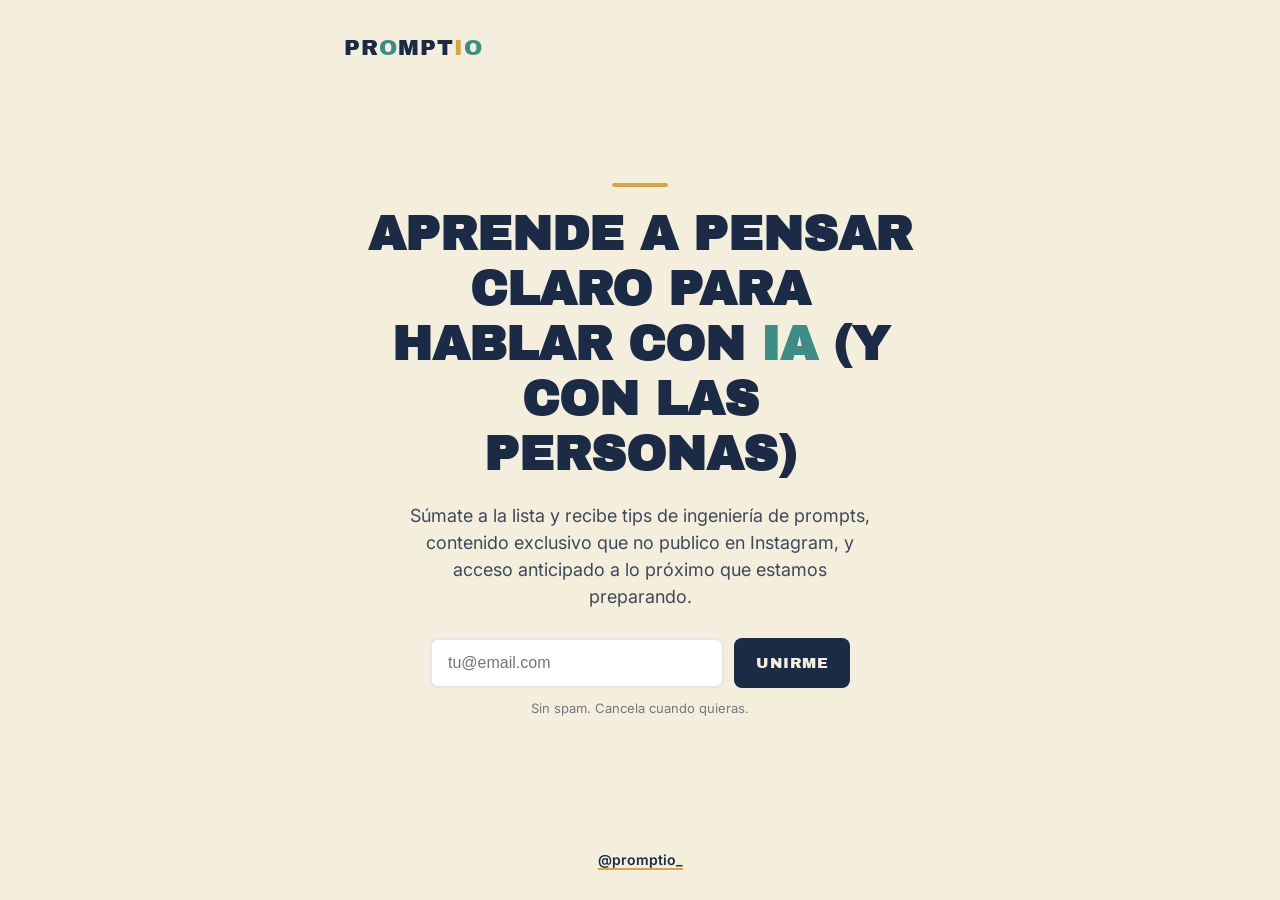
<file: index.html>
<!DOCTYPE html>
  <html lang="es">
  <head>
  <meta charset="UTF-8">
  <meta name="viewport" content="width=device-width, initial-scale=1.0">
  <title>PROMPTIO — Aprende a pensar claro para hablar con IA</title>
  <meta name="description" content="Aprende a pensar claro para hablar con IA (y con las personas). Únete a la lista y recibe contenido antes que nadie.">
  <link rel="preconnect" href="https://fonts.googleapis.com">
  <link rel="preconnect" href="https://fonts.gstatic.com" crossorigin>
  <link href="https://fonts.googleapis.com/css2?family=Archivo+Black&family=Inter:wght@400;500;600;700&display=swap" rel="stylesheet">
  <style>
    :root{
      --cream:#F4EEDD;
      --navy:#1C2B45;
    --gold:#D9A441;
          --teal:#3E8C86;
    --navy-soft: rgba(28,43,69,0.12);
}
  *{box-sizing:border-box; margin:0; padding:0;}
  html,body{height:100%;}
      body{
        font-family:'Inter', sans-serif;
    background:var(--cream);
    color:var(--navy);
    display:flex;
    flex-direction:column;
    min-height:100vh;
}
  .container{
        width:100%;
    max-width:640px;
    margin:0 auto;
    padding:24px;
    display:flex;
    flex-direction:column;
    flex:1;
  }
  header{ padding-top:12px; padding-bottom:8px; }
  .logo{
        font-family:'Archivo Black', sans-serif;
    font-size:22px;
    letter-spacing:1px;
    text-transform:uppercase;
}
  .logo-prompt{ color:var(--navy); }
  .io-o-mid, .io-o{ color:var(--teal); }
  .io-i{ color:var(--gold); }
  main{
        flex:1;
    display:flex;
    flex-direction:column;
    justify-content:center;
    align-items:center;
    text-align:center;
    gap:20px;
    padding:32px 0;
}
  .accent-line{
        width:56px;
    height:4px;
    background:var(--gold);
    border-radius:2px;
}
  h1{
        font-family:'Archivo Black', sans-serif;
    text-transform:uppercase;
    font-size:clamp(28px, 6vw, 48px);
    line-height:1.15;
    color:var(--navy);
    max-width:560px;
}
  h1 .accent{ color:var(--teal); }
  .subheadline{
        font-size:clamp(15px, 2.4vw, 18px);
    color:rgba(28,43,69,0.85);
    max-width:480px;
    line-height:1.5;
}
  form{
        width:100%;
    max-width:420px;
    display:flex;
    flex-direction:column;
    gap:12px;
    margin-top:8px;
}
  .form-row{ display:flex; gap:10px; flex-wrap:wrap; }
  input[type="email"]{
    flex:1;
    min-width:200px;
    padding:14px 16px;
    border-radius:8px;
    border:2px solid var(--navy-soft);
    background:#fff;
        font-size:16px;
    color:var(--navy);
    outline:none;
  }
  input[type="email"]:focus{ border-color:var(--teal); }
  button{
        padding:14px 22px;
    border:none;
    border-radius:8px;
    background:var(--navy);
    color:var(--cream);
    font-family:'Archivo Black', sans-serif;
    text-transform:uppercase;
    font-size:15px;
    letter-spacing:0.5px;
    cursor:pointer;
    transition:background 0.2s ease, transform 0.1s ease;
}
  button:hover{ background:var(--teal); }
  button:active{ transform:scale(0.98); }
  .microcopy{ font-size:13px; color:rgba(28,43,69,0.6); }
  .hidden{ display:none; }
  footer{
        padding:20px 0 8px;
    text-align:center;
    font-size:14px;
    color:rgba(28,43,69,0.7);
}
  footer a{
        color:var(--navy);
    font-weight:600;
    text-decoration:none;
    border-bottom:2px solid var(--gold);
  }
  footer a:hover{ color:var(--teal); border-color:var(--teal); }
  @media (max-width:480px){
    .form-row{ flex-direction:column; }
    button{ width:100%; }
    input[type="email"]{ width:100%; }
}
</style>
  </head>
  <body>
    <div class="container">
      <header>
        <div class="logo">
          <span class="logo-prompt">PR</span><span class="io-o-mid">O</span><span class="logo-prompt">MPT</span><span class="io-i">I</span><span class="io-o">O</span>
        </div>
      </header>
      <main>
        <div class="accent-line" aria-hidden="true"></div>
        <h1>Aprende a pensar claro para hablar con <span class="accent">IA</span> (y con las personas)</h1>
      <p class="subheadline">
        Súmate a la lista y recibe tips de ingeniería de prompts, contenido exclusivo que no publico en Instagram, y acceso anticipado a lo próximo que estamos preparando.
        </p>
        <form name="promptio-subscribers" method="POST" data-netlify="true" netlify-honeypot="bot-field">
          <input type="hidden" name="form-name" value="promptio-subscribers" />
          <p class="hidden">
            <label>No llenar esto: <input name="bot-field" /></label>
        </p>
        <div class="form-row">
          <input type="email" name="email" placeholder="tu@email.com" required aria-label="Correo electrónico" />
                <button type="submit">Unirme</button>
              </div>
              <p class="microcopy">Sin spam. Cancela cuando quieras.</p>
      </form>
    </main>
          <footer>
            <a href="https://www.instagram.com/promptio_/" target="_blank" rel="noopener noreferrer">@promptio_</a>
          </footer>
        </div>
      </body>
      </html>
</file>
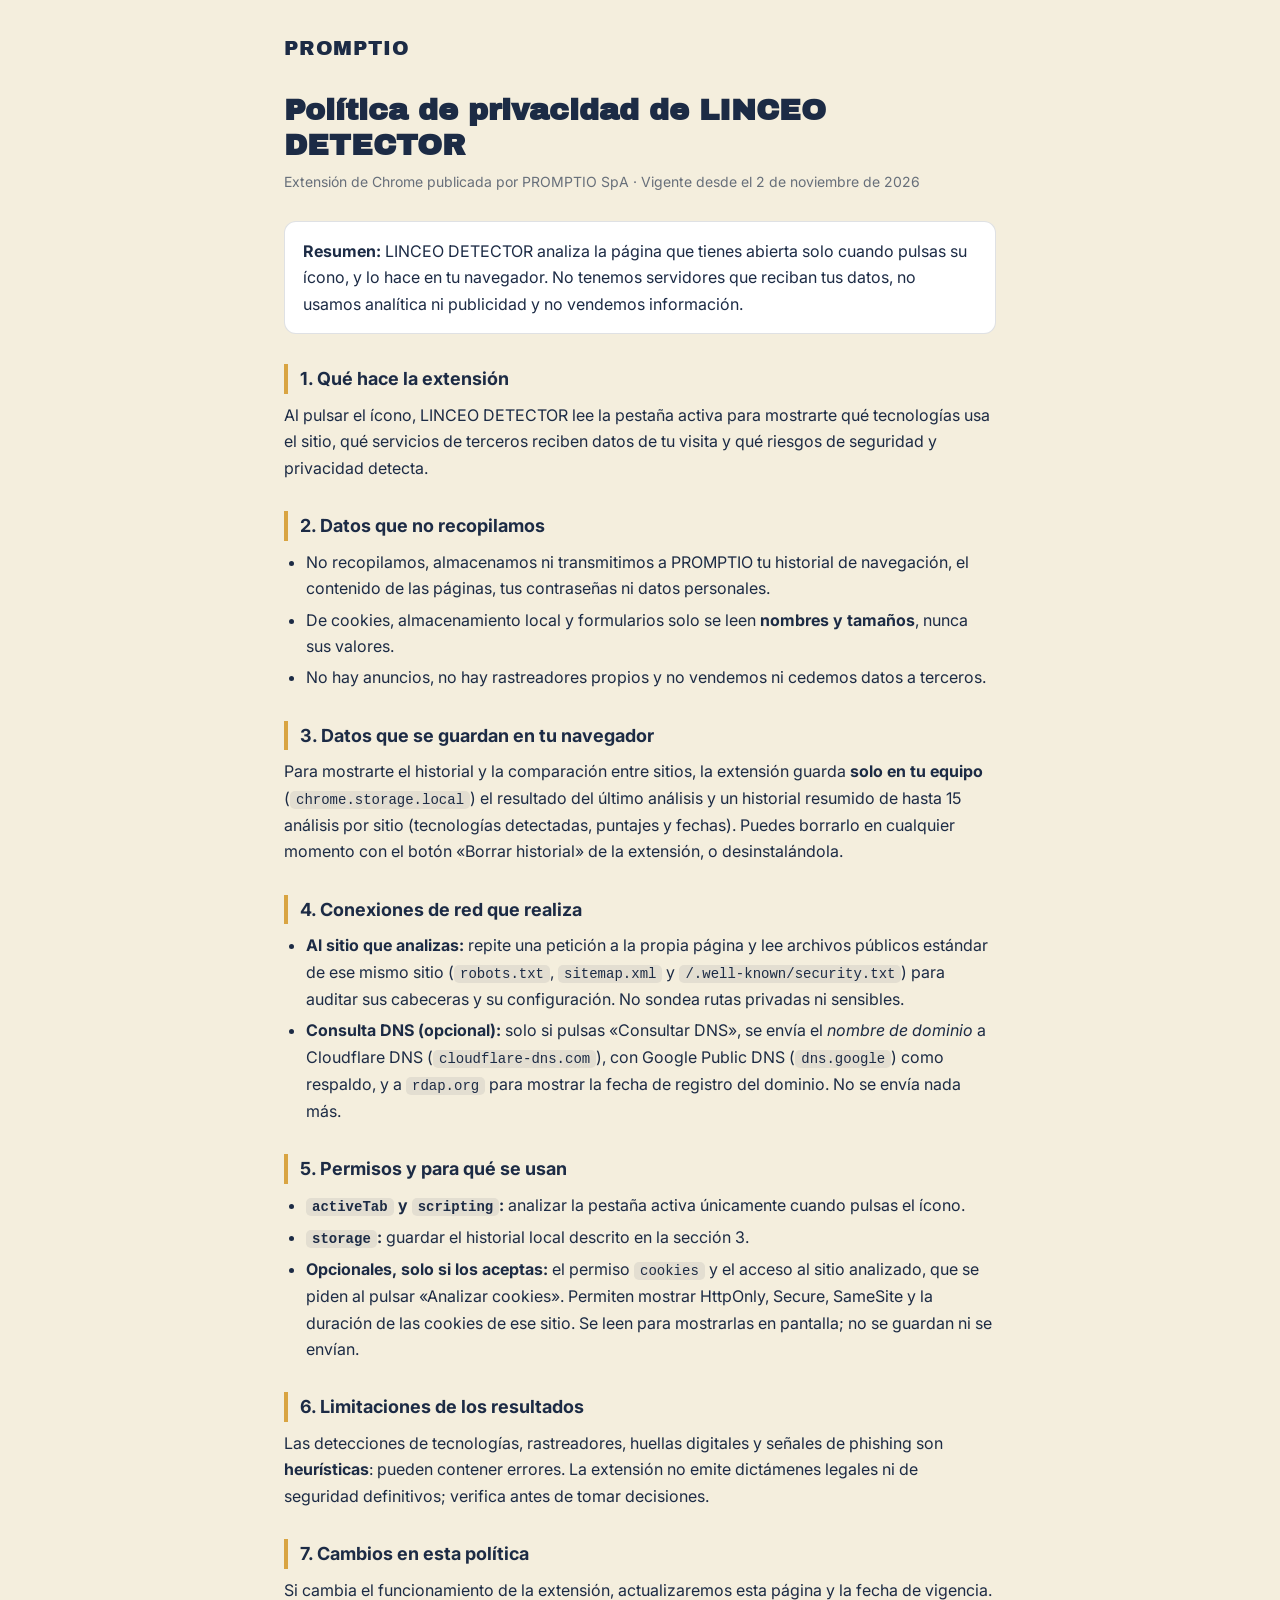
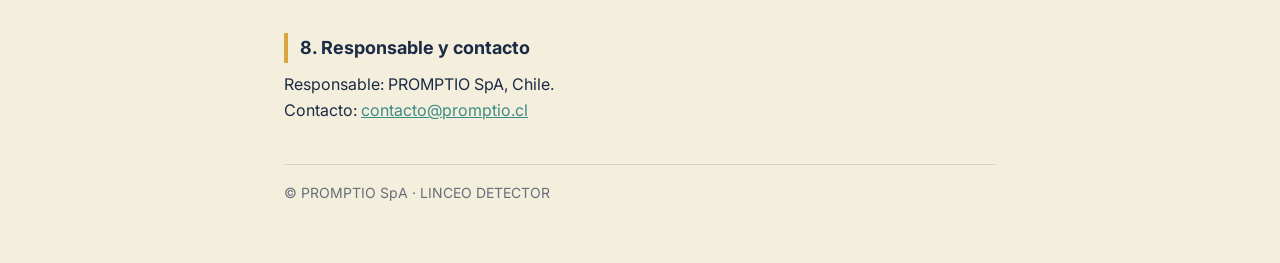
<file: linceo/privacidad/index.html>
<!DOCTYPE html>
<html lang="es">
<head>
<meta charset="UTF-8">
<meta name="viewport" content="width=device-width, initial-scale=1.0">
<title>Política de privacidad de LINCEO DETECTOR — PROMPTIO</title>
<meta name="description" content="Política de privacidad de la extensión de Chrome LINCEO DETECTOR, publicada por PROMPTIO SpA.">
<link rel="preconnect" href="https://fonts.googleapis.com">
<link rel="preconnect" href="https://fonts.gstatic.com" crossorigin>
<link href="https://fonts.googleapis.com/css2?family=Archivo+Black&family=Inter:wght@400;500;600;700&display=swap" rel="stylesheet">
<style>
  :root{--cream:#F4EEDD;--navy:#1C2B45;--gold:#D9A441;--teal:#3E8C86;--line:rgba(28,43,69,.14)}
  *{box-sizing:border-box;margin:0;padding:0}
  body{font-family:'Inter',sans-serif;background:var(--cream);color:var(--navy);line-height:1.65}
  .wrap{max-width:760px;margin:0 auto;padding:32px 24px 64px}
  .brand{font-family:'Archivo Black',sans-serif;letter-spacing:.04em;font-size:20px}
  h1{font-family:'Archivo Black',sans-serif;font-size:30px;line-height:1.15;margin:28px 0 6px}
  .meta{color:rgba(28,43,69,.65);font-size:14px;margin-bottom:28px}
  h2{font-size:18px;margin:30px 0 8px;padding-left:12px;border-left:4px solid var(--gold)}
  p,li{font-size:16px}
  p{margin:8px 0}
  ul{margin:8px 0 8px 22px}
  li{margin:5px 0}
  .box{background:#fff;border:1px solid var(--line);border-radius:12px;padding:16px 18px;margin:14px 0}
  a{color:var(--teal)}
  code{background:rgba(28,43,69,.08);padding:1px 6px;border-radius:5px;font-size:14px}
  footer{margin-top:40px;padding-top:16px;border-top:1px solid var(--line);font-size:14px;color:rgba(28,43,69,.65)}
</style>
</head>
<body>
<div class="wrap">
  <div class="brand">PROMPTIO</div>
  <h1>Política de privacidad de LINCEO DETECTOR</h1>
  <p class="meta">Extensión de Chrome publicada por PROMPTIO SpA · Vigente desde el 2 de noviembre de 2026</p>

  <div class="box"><strong>Resumen:</strong> LINCEO DETECTOR analiza la página que tienes abierta solo cuando pulsas su ícono, y lo hace en tu navegador. No tenemos servidores que reciban tus datos, no usamos analítica ni publicidad y no vendemos información.</div>

  <h2>1. Qué hace la extensión</h2>
  <p>Al pulsar el ícono, LINCEO DETECTOR lee la pestaña activa para mostrarte qué tecnologías usa el sitio, qué servicios de terceros reciben datos de tu visita y qué riesgos de seguridad y privacidad detecta.</p>

  <h2>2. Datos que no recopilamos</h2>
  <ul>
    <li>No recopilamos, almacenamos ni transmitimos a PROMPTIO tu historial de navegación, el contenido de las páginas, tus contraseñas ni datos personales.</li>
    <li>De cookies, almacenamiento local y formularios solo se leen <strong>nombres y tamaños</strong>, nunca sus valores.</li>
    <li>No hay anuncios, no hay rastreadores propios y no vendemos ni cedemos datos a terceros.</li>
  </ul>

  <h2>3. Datos que se guardan en tu navegador</h2>
  <p>Para mostrarte el historial y la comparación entre sitios, la extensión guarda <strong>solo en tu equipo</strong> (<code>chrome.storage.local</code>) el resultado del último análisis y un historial resumido de hasta 15 análisis por sitio (tecnologías detectadas, puntajes y fechas). Puedes borrarlo en cualquier momento con el botón «Borrar historial» de la extensión, o desinstalándola.</p>

  <h2>4. Conexiones de red que realiza</h2>
  <ul>
    <li><strong>Al sitio que analizas:</strong> repite una petición a la propia página y lee archivos públicos estándar de ese mismo sitio (<code>robots.txt</code>, <code>sitemap.xml</code> y <code>/.well-known/security.txt</code>) para auditar sus cabeceras y su configuración. No sondea rutas privadas ni sensibles.</li>
    <li><strong>Consulta DNS (opcional):</strong> solo si pulsas «Consultar DNS», se envía el <em>nombre de dominio</em> a Cloudflare DNS (<code>cloudflare-dns.com</code>), con Google Public DNS (<code>dns.google</code>) como respaldo, y a <code>rdap.org</code> para mostrar la fecha de registro del dominio. No se envía nada más.</li>
  </ul>

  <h2>5. Permisos y para qué se usan</h2>
  <ul>
    <li><strong><code>activeTab</code> y <code>scripting</code>:</strong> analizar la pestaña activa únicamente cuando pulsas el ícono.</li>
    <li><strong><code>storage</code>:</strong> guardar el historial local descrito en la sección 3.</li>
    <li><strong>Opcionales, solo si los aceptas:</strong> el permiso <code>cookies</code> y el acceso al sitio analizado, que se piden al pulsar «Analizar cookies». Permiten mostrar HttpOnly, Secure, SameSite y la duración de las cookies de ese sitio. Se leen para mostrarlas en pantalla; no se guardan ni se envían.</li>
  </ul>

  <h2>6. Limitaciones de los resultados</h2>
  <p>Las detecciones de tecnologías, rastreadores, huellas digitales y señales de phishing son <strong>heurísticas</strong>: pueden contener errores. La extensión no emite dictámenes legales ni de seguridad definitivos; verifica antes de tomar decisiones.</p>

  <h2>7. Cambios en esta política</h2>
  <p>Si cambia el funcionamiento de la extensión, actualizaremos esta página y la fecha de vigencia.</p>

  <h2>8. Responsable y contacto</h2>
  <p>Responsable: PROMPTIO SpA, Chile.<br>Contacto: <a href="mailto:contacto@promptio.cl">contacto@promptio.cl</a></p>

  <footer>© PROMPTIO SpA · LINCEO DETECTOR</footer>
</div>
</body>
</html>
</file>
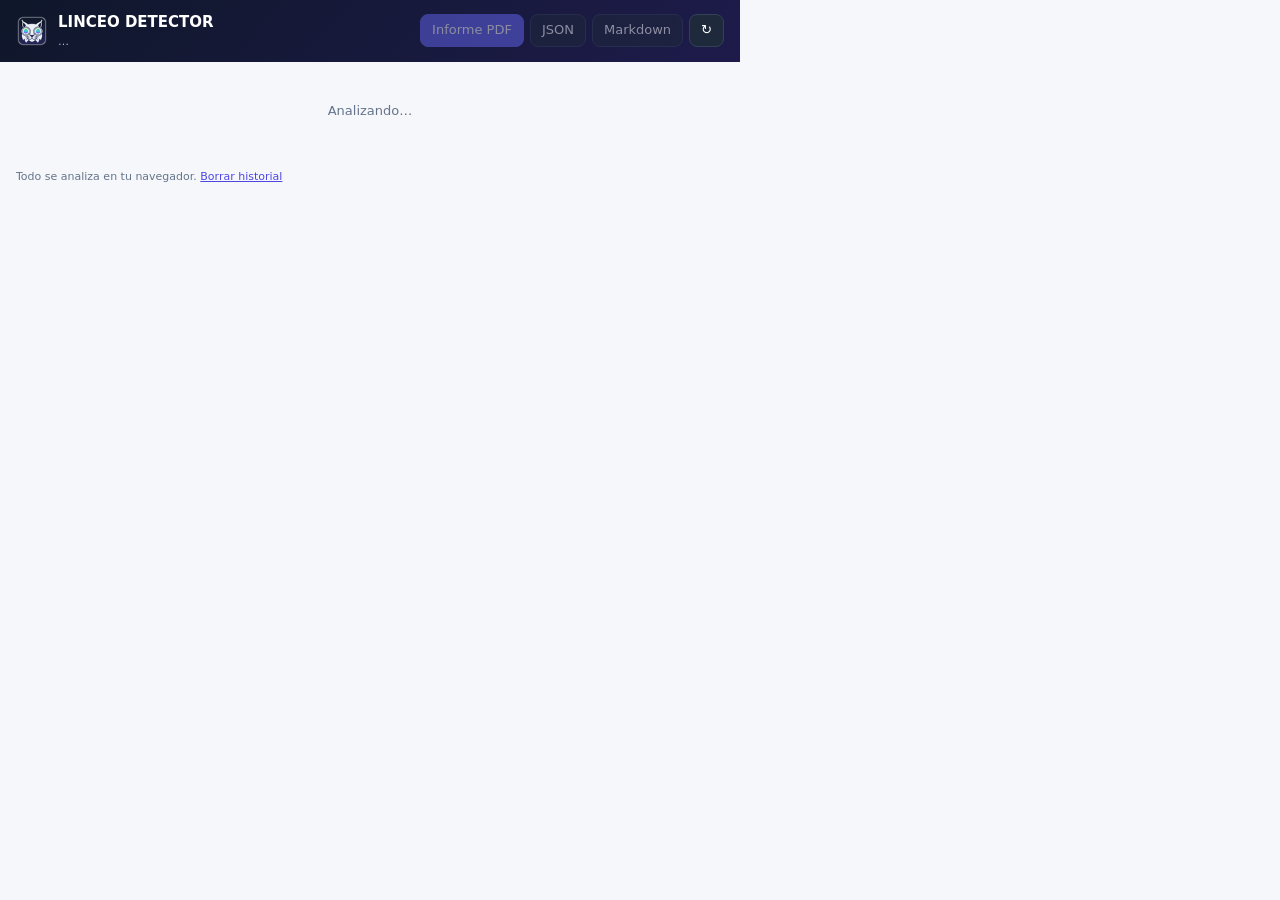
<file: linceo-detector/popup.html>
<!doctype html>
<html lang="es"><head><meta charset="utf-8"><title>LINCEO DETECTOR</title>
<link rel="stylesheet" href="style.css"><link rel="stylesheet" href="popup.css"></head>
<body>
<header>
  <div class="id"><img src="icons/icon48.png" alt=""><div><b>LINCEO DETECTOR</b><span id="host">…</span></div></div>
  <div class="acts">
    <button id="pdf" class="primary" disabled>Informe PDF</button>
    <button id="json" disabled>JSON</button>
    <button id="md" disabled>Markdown</button>
    <button id="rescan" title="Volver a analizar">↻</button>
  </div>
</header>
<div id="state" class="state">Analizando…</div>
<main id="main" hidden>
  <div id="scores"></div>
  <nav id="tabs"></nav>
  <div id="tools"><input id="filter" type="search" placeholder="Filtrar tecnologías…"><select id="area" hidden></select></div>
  <section id="view"></section>
</main>
<footer><span>Todo se analiza en tu navegador. <a id="clear" href="#">Borrar historial</a></span></footer>
<script src="signatures.js"></script><script src="detector.js"></script><script src="analysis.js"></script>
<script src="render.js"></script><script src="dns.js"></script><script src="popup.js"></script>
</body></html>
</file>
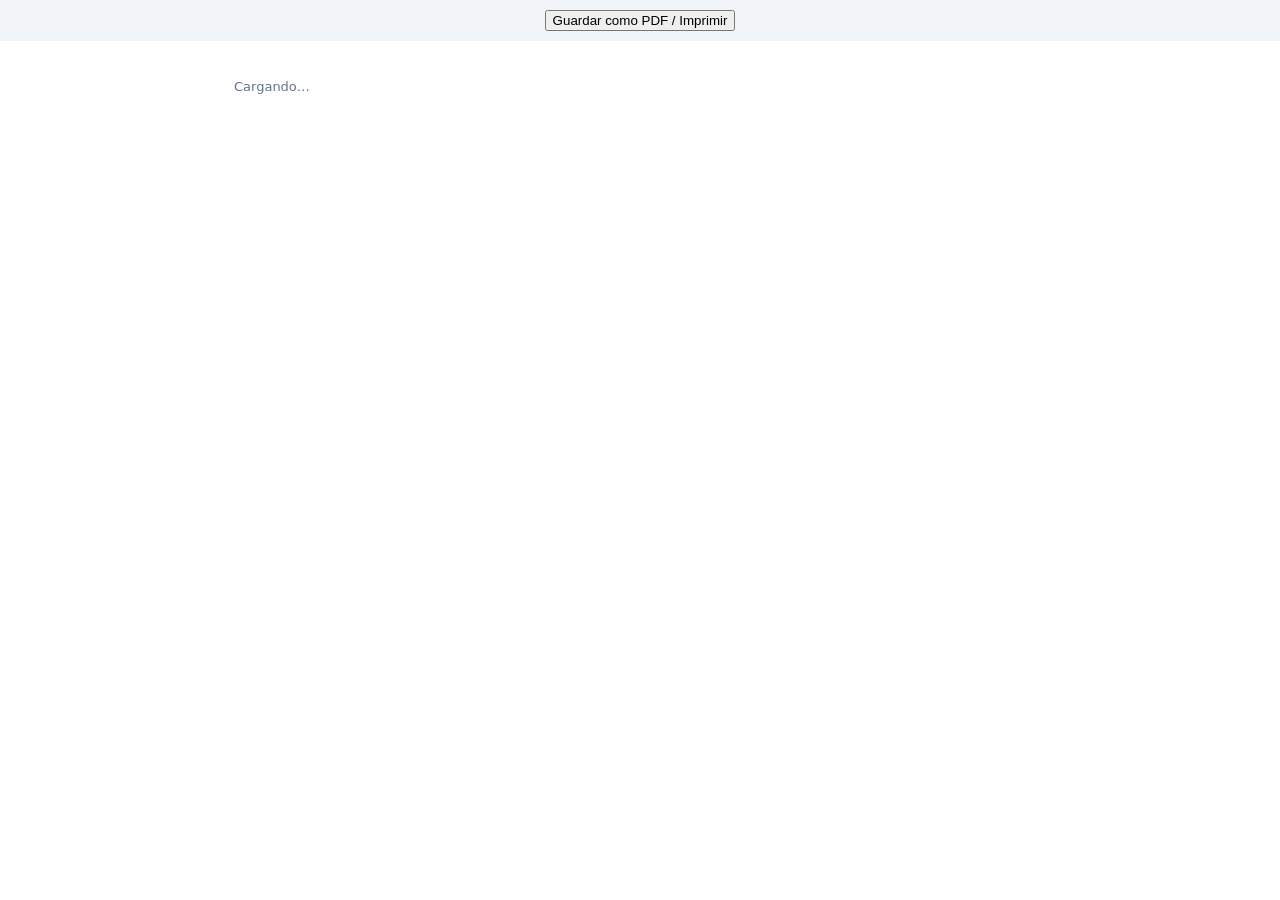
<file: linceo-detector/report.html>
<!doctype html>
<html lang="es"><head><meta charset="utf-8"><title>Informe LINCEO DETECTOR</title>
<link rel="stylesheet" href="style.css"><link rel="stylesheet" href="report.css"></head>
<body><div id="bar" class="noprint"><button id="print">Guardar como PDF / Imprimir</button></div>
<div id="doc"><p class="muted">Cargando…</p></div>
<script src="analysis.js"></script><script src="render.js"></script><script src="report.js"></script></body></html>
</file>
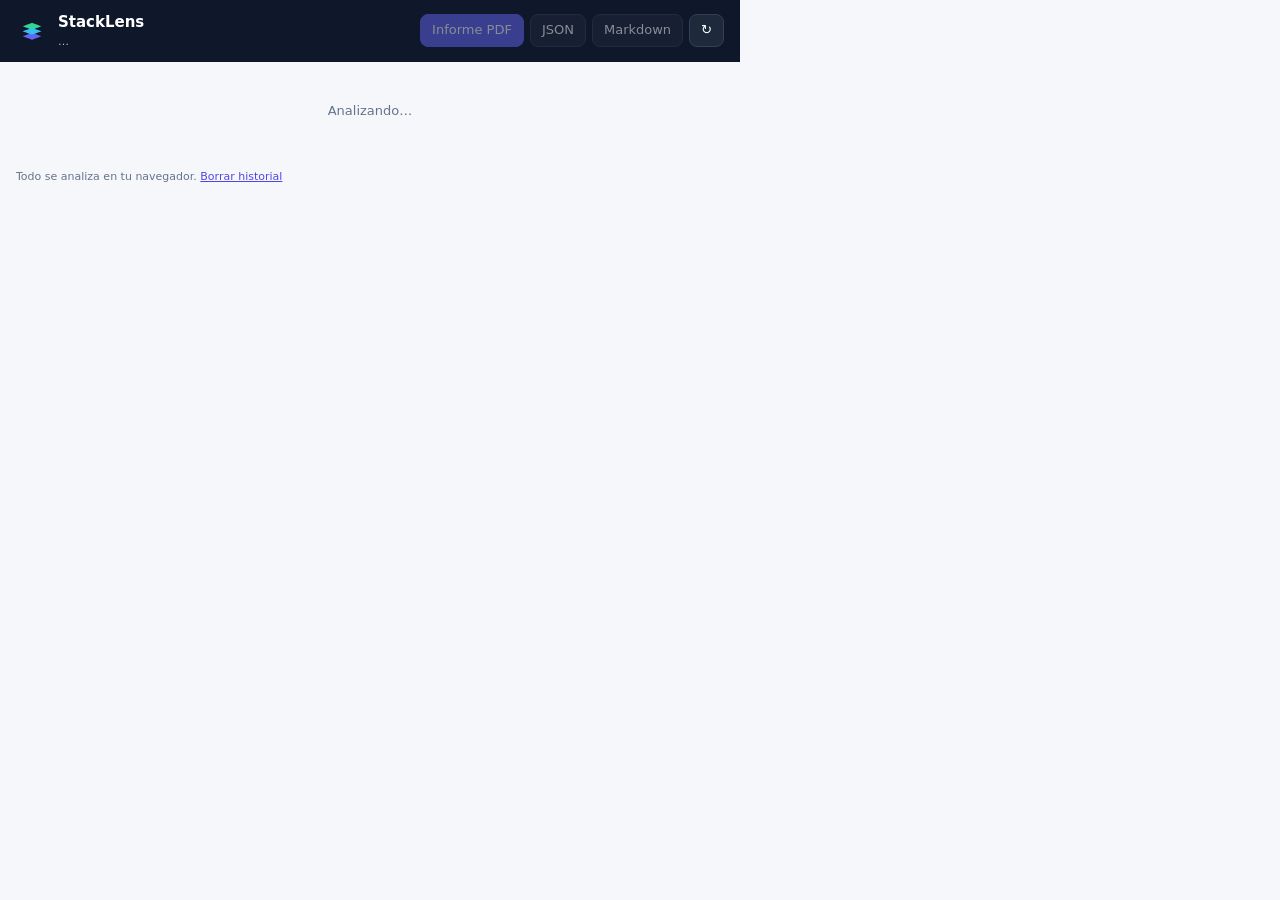
<file: stack-detector/popup.html>
<!doctype html>
<html lang="es"><head><meta charset="utf-8"><title>StackLens</title>
<link rel="stylesheet" href="style.css"><link rel="stylesheet" href="popup.css"></head>
<body>
<header>
  <div class="id"><img src="icons/icon48.png" alt=""><div><b>StackLens</b><span id="host">…</span></div></div>
  <div class="acts">
    <button id="pdf" class="primary" disabled>Informe PDF</button>
    <button id="json" disabled>JSON</button>
    <button id="md" disabled>Markdown</button>
    <button id="rescan" title="Volver a analizar">↻</button>
  </div>
</header>
<div id="state" class="state">Analizando…</div>
<main id="main" hidden>
  <div id="scores"></div>
  <nav id="tabs">
    <button data-t="privacy" class="on">Seguridad y privacidad</button><button data-t="stack">Stack</button><button data-t="audit">Auditoría</button><button data-t="page">Página</button>
    <button data-t="perf">Rendimiento</button><button data-t="dns">DNS y correo</button><button data-t="changes">Cambios</button>
  </nav>
  <div id="tools"><input id="filter" type="search" placeholder="Filtrar tecnologías…"><select id="area" hidden></select></div>
  <section id="view"></section>
</main>
<footer><span>Todo se analiza en tu navegador. <a id="clear" href="#">Borrar historial</a></span></footer>
<script src="signatures.js"></script><script src="detector.js"></script><script src="analysis.js"></script>
<script src="render.js"></script><script src="dns.js"></script><script src="popup.js"></script>
</body></html>
</file>
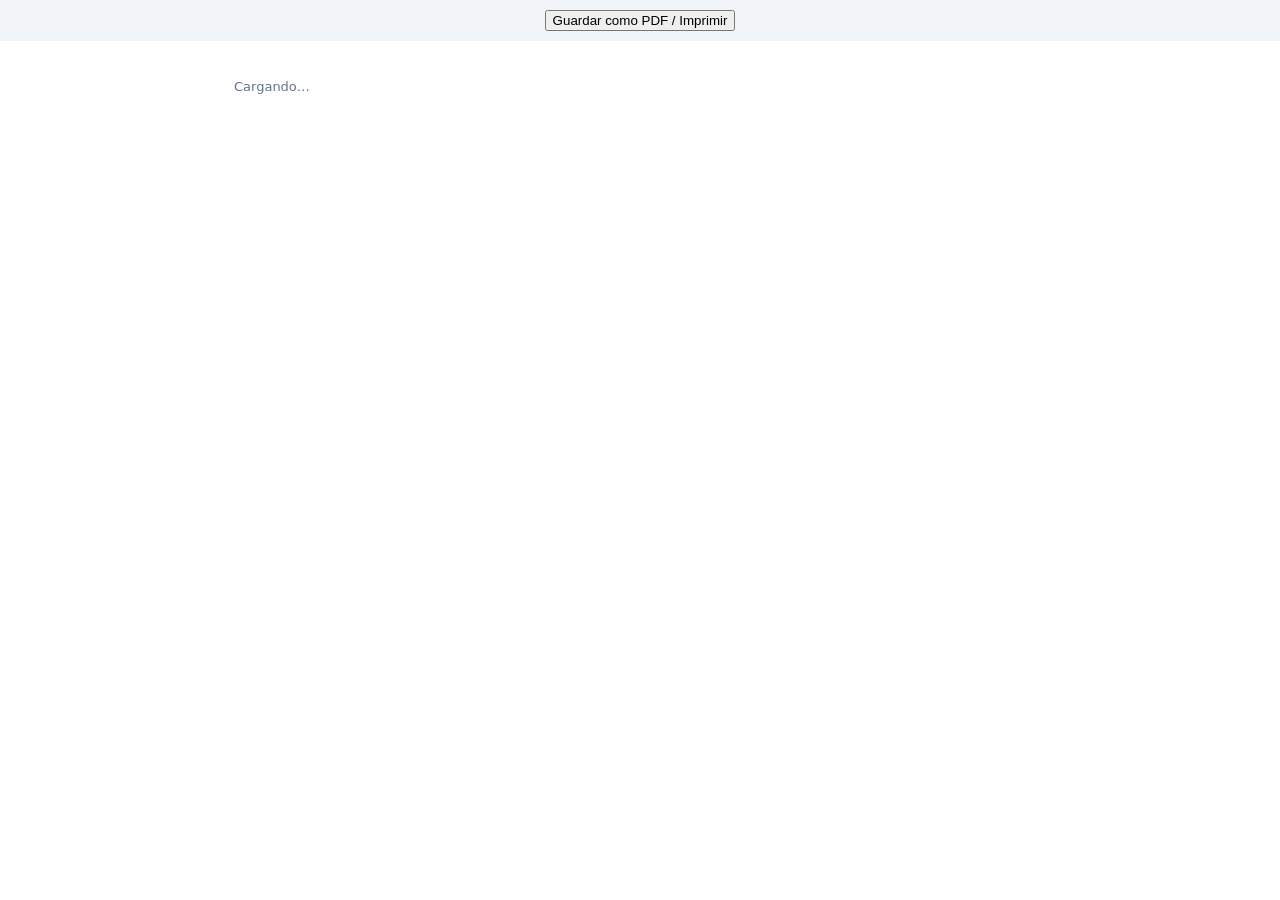
<file: stack-detector/report.html>
<!doctype html>
<html lang="es"><head><meta charset="utf-8"><title>Informe StackLens</title>
<link rel="stylesheet" href="style.css"><link rel="stylesheet" href="report.css"></head>
<body><div id="bar" class="noprint"><button id="print">Guardar como PDF / Imprimir</button></div>
<div id="doc"><p class="muted">Cargando…</p></div>
<script src="analysis.js"></script><script src="render.js"></script><script src="report.js"></script></body></html>
</file>
<file: linceo-detector/style.css>
:root{--bg:#f6f7fb;--card:#fff;--ink:#0f172a;--mut:#64748b;--line:#e2e8f0;--brand:#4f46e5;--nav:#0f172a;--good:#059669;--warn:#d97706;--bad:#dc2626}
@media(prefers-color-scheme:dark){:root{--bg:#0b1020;--card:#141b30;--ink:#e5e9f5;--mut:#93a0bd;--line:#252e4a;--brand:#818cf8;--nav:#0a0f1e}}
*{box-sizing:border-box}body{margin:0;font:13px/1.45 system-ui,-apple-system,"Segoe UI",Roboto,sans-serif;color:var(--ink);background:var(--bg)}
.good{color:var(--good)}.warn{color:var(--warn)}.bad{color:var(--bad)}.muted{color:var(--mut)}
.rings{display:flex;gap:10px;flex-wrap:wrap;align-items:center}
.ring{position:relative;width:64px;text-align:center}.ring svg{width:56px;height:56px;display:block;margin:0 auto}.ring circle{fill:none;stroke-width:3.2}.ring .bg{stroke:var(--line)}.ring .fg{stroke:currentColor;stroke-linecap:round}
.ring b{position:absolute;top:16px;left:0;right:0;font-size:15px}.ring span,.grade span{display:block;font-size:10px;color:var(--mut);margin-top:2px}
.ring.good{color:var(--good)}.ring.warn{color:var(--warn)}.ring.bad{color:var(--bad)}
.grade{width:64px;text-align:center}.grade b{display:block;width:44px;height:44px;line-height:44px;margin:6px auto 0;border-radius:12px;font-size:22px;color:#fff;background:var(--warn)}
.gA b,.gB b{background:var(--good)}.gC b{background:#65a30d}.gD b,.gE b{background:var(--warn)}.gF b{background:var(--bad)}.g— b{background:var(--mut)}
.cards{columns:2 250px;column-gap:10px}.card{break-inside:avoid;background:var(--card);border:1px solid var(--line);border-radius:10px;padding:10px 12px;margin:0 0 10px}
.card h3{margin:0 0 6px;font-size:10.5px;letter-spacing:.07em;text-transform:uppercase;color:var(--mut)}.card h3 i{font-style:normal;float:right}
.tech{display:flex;align-items:center;gap:8px;padding:4px 0}.av{display:inline-grid;place-items:center;width:22px;height:22px;border-radius:6px;color:#fff;font-size:9.5px;font-weight:700;text-transform:uppercase;flex:none}
.nm{font-weight:600}.ver{margin-left:auto;color:var(--mut);font-size:11px}.tag{font-size:9.5px;background:var(--line);color:var(--mut);border-radius:99px;padding:1px 7px;margin-left:6px}
.kv{width:100%;border-collapse:collapse;background:var(--card);border:1px solid var(--line);border-radius:10px;overflow:hidden;margin:6px 0 10px}.kv th{width:34%;text-align:left;font-weight:600;color:var(--mut);vertical-align:top;padding:6px 10px;border-bottom:1px solid var(--line)}.kv td{padding:6px 10px;border-bottom:1px solid var(--line);word-break:break-word}.kv.tp th{width:60%;font-weight:500;color:var(--ink)}
.sv{margin:14px 0 6px;font-size:10.5px;letter-spacing:.07em;text-transform:uppercase}.sv.alta{color:var(--bad)}.sv.media{color:var(--warn)}.sv.baja{color:var(--brand)}.sv.ok{color:var(--mut)}
.issue{background:var(--card);border:1px solid var(--line);border-left:4px solid var(--brand);border-radius:8px;padding:8px 11px;margin:0 0 7px}.issue.alta{border-left-color:var(--bad)}.issue.media{border-left-color:var(--warn)}.issue p{margin:3px 0 0;color:var(--mut)}.issue .fix{color:var(--ink)}
.oks{margin:0;padding-left:18px;color:var(--mut)}.empty{color:var(--mut);padding:14px 4px}
.metrics{display:grid;grid-template-columns:repeat(4,1fr);gap:8px;margin-bottom:8px}.metric{background:var(--card);border:1px solid var(--line);border-radius:10px;padding:8px;text-align:center}.metric b{display:block;font-size:17px}.metric span{font-size:10px;color:var(--mut)}.metric.good b{color:var(--good)}.metric.warn b{color:var(--warn)}.metric.bad b{color:var(--bad)}
.bar{display:flex;height:10px;border-radius:99px;overflow:hidden;background:var(--line);margin:4px 0}.legend{display:flex;gap:12px;flex-wrap:wrap;color:var(--mut);font-size:11px}.legend i{display:inline-block;width:8px;height:8px;border-radius:2px;margin-right:4px}
.b-script{background:#f59e0b}.b-css{background:#6366f1}.b-img{background:#10b981}.b-font{background:#ec4899}.b-otro{background:#94a3b8}
small{color:var(--mut)}

.banner{display:flex;gap:12px;align-items:center;border-radius:10px;padding:12px 14px;margin:2px 0 6px;border:1px solid currentColor;background:color-mix(in srgb,currentColor 10%,var(--card))}.banner b:first-child{font-size:15px;white-space:nowrap}.banner span{color:var(--ink)}
.todo{display:flex;justify-content:space-between;gap:12px;align-items:center;background:var(--card);border:1px solid var(--line);border-radius:8px;padding:9px 12px;margin:0 0 6px}.todo p{margin:2px 0 0;color:var(--mut)}.act{white-space:nowrap;background:var(--brand);color:#fff;border-color:var(--brand)}
.k-replay,.k-fingerprint{background:#fee2e2;color:#b91c1c}.k-ads{background:#ffedd5;color:#c2410c}.k-analytics{background:#e0e7ff;color:#4338ca}.limits{font-size:11px;margin-top:14px}
@media print{.act{display:none}}
/* ── Rediseño v1.1 ── */
.ic{width:15px;height:15px;flex:none}
.verdict{border-radius:12px;padding:14px 16px;margin:0 0 10px;color:#fff;background:linear-gradient(135deg,#059669,#10b981)}
.verdict.mid{background:linear-gradient(135deg,#ca8a04,#eab308)}.verdict.warn{background:linear-gradient(135deg,#ea580c,#f97316)}.verdict.bad{background:linear-gradient(135deg,#b91c1c,#ef4444)}
.vt b{display:block;font-size:15px;margin-bottom:3px}.vt span{opacity:.9;font-size:11.5px}
.tiles{display:grid;grid-template-columns:repeat(4,1fr);gap:8px;margin-bottom:6px}.tile{background:var(--card);border:1px solid var(--line);border-radius:10px;padding:10px;text-align:center}.tile b{display:block;font-size:22px;font-weight:700}.tile span{font-size:10.5px;color:var(--mut)}.tile.bad b{color:var(--bad)}.tile.warn b{color:var(--warn)}.tile.good b{color:var(--good)}
.spark{width:220px;height:44px;color:var(--brand);vertical-align:middle}.kv.ck{font-size:11.5px}.kv.ck th{width:auto;background:var(--bg)}.card,.issue,.todo,.tile,.metric,.kv{box-shadow:0 1px 2px rgba(15,23,42,.04)}
.issue{transition:transform .12s}.issue:hover{transform:translateX(2px)}

.pick{display:flex;gap:8px;align-items:center;margin-bottom:8px}.pick select{flex:1;font:inherit;padding:6px;border:1px solid var(--line);border-radius:8px;background:var(--card);color:var(--ink)}
.cmp td{text-align:center}.cmp th{text-align:left}.cmp td.win{color:var(--good);font-weight:700}
.chip{display:inline-block;margin:2px 4px 2px 0;padding:2px 9px;border-radius:99px;font-size:11px;background:var(--line);color:var(--ink)}.chip.a{background:#dbeafe;color:#1d4ed8}.chip.b{background:#ffedd5;color:#c2410c}
</file>
<file: linceo-detector/popup.css>
body{width:740px;min-height:420px;max-height:600px;overflow-y:auto}
header{display:flex;justify-content:space-between;align-items:center;background:var(--nav);color:#fff;padding:12px 16px;position:sticky;top:0;z-index:5}
.id{display:flex;gap:10px;align-items:center}.id img{width:32px;height:32px;border-radius:8px}.id b{font-size:15px;display:block}.id span{color:#a5b4fc;font-size:11px;display:block;max-width:360px;overflow:hidden;text-overflow:ellipsis;white-space:nowrap}
.acts{display:flex;gap:6px}button{font:inherit;cursor:pointer;border:1px solid var(--line);background:var(--card);color:var(--ink);border-radius:8px;padding:6px 11px}
header button{background:#1e293b;border-color:#334155;color:#fff}header button.primary{background:#6366f1;border-color:#6366f1}button:disabled{opacity:.5;cursor:default}
.state{padding:40px;text-align:center;color:var(--mut)}main{padding:14px 16px}#scores{margin-bottom:12px}
#tabs{display:flex;gap:4px;border-bottom:1px solid var(--line);margin-bottom:10px;flex-wrap:wrap}#tabs button{border:0;border-bottom:2px solid transparent;border-radius:0;background:none;color:var(--mut);padding:8px 10px}#tabs button.on{color:var(--brand);border-bottom-color:var(--brand);font-weight:600}
#tools{display:flex;gap:8px;margin-bottom:8px}#tools input,#tools select{font:inherit;padding:6px 10px;border:1px solid var(--line);border-radius:8px;background:var(--card);color:var(--ink)}#tools input{flex:1}
footer{padding:8px 16px 12px;color:var(--mut);font-size:11px}footer a{color:var(--brand)}.dnsbtn{margin:8px 0;background:var(--brand);color:#fff;border-color:var(--brand)}
#tabs{gap:2px}#tabs button{display:flex;align-items:center;gap:5px;padding:8px 9px;font-size:12px}#tabs button.on .ic{color:var(--brand)}
header{background:linear-gradient(135deg,#0f172a,#1e1b4b)}
html,body{overflow-x:hidden}
</file>
<file: linceo-detector/report.css>
:root{--bg:#fff;--card:#fff;--ink:#1e293b;--mut:#64748b;--line:#e2e8f0}
body{background:#fff;color:#1e293b}#doc{max-width:860px;margin:0 auto;padding:24px}#bar{position:sticky;top:0;background:#f1f5f9;padding:10px;text-align:center}
.cover{background:#0f172a;color:#fff;border-radius:14px;padding:26px 30px;margin-bottom:16px}.cover small{color:#fb923c;letter-spacing:.15em;text-transform:uppercase;font-size:10px}.cover h1{margin:6px 0;font-size:30px;font-weight:300}.cover p{color:#a5b4fc;margin:2px 0}
.sum{display:grid;grid-template-columns:repeat(4,1fr);gap:10px;margin:14px 0}.sum div{border:1px solid var(--line);border-top:3px solid #4f46e5;border-radius:10px;padding:12px}.sum b{font-size:26px;font-weight:300;display:block}.sum span{color:var(--mut);font-size:11px}.sum .a{border-top-color:#dc2626}.sum .m{border-top-color:#d97706}
h2{border-left:4px solid #f97316;padding-left:10px;margin:26px 0 8px;font-size:17px;break-after:avoid}.rings{margin:10px 0}
.cards{columns:2 300px}footer{margin-top:30px;border-top:1px solid var(--line);padding-top:10px;text-align:center;color:var(--mut);font-size:11px}
@media print{.noprint{display:none}#doc{padding:0}body{-webkit-print-color-adjust:exact;print-color-adjust:exact}.card,.issue,.kv tr{break-inside:avoid}}
</file>
<file: stack-detector/style.css>
:root{--bg:#f6f7fb;--card:#fff;--ink:#0f172a;--mut:#64748b;--line:#e2e8f0;--brand:#4f46e5;--nav:#0f172a;--good:#059669;--warn:#d97706;--bad:#dc2626}
@media(prefers-color-scheme:dark){:root{--bg:#0b1020;--card:#141b30;--ink:#e5e9f5;--mut:#93a0bd;--line:#252e4a;--brand:#818cf8;--nav:#0a0f1e}}
*{box-sizing:border-box}body{margin:0;font:13px/1.45 system-ui,-apple-system,"Segoe UI",Roboto,sans-serif;color:var(--ink);background:var(--bg)}
.good{color:var(--good)}.warn{color:var(--warn)}.bad{color:var(--bad)}.muted{color:var(--mut)}
.rings{display:flex;gap:10px;flex-wrap:wrap;align-items:center}
.ring{position:relative;width:64px;text-align:center}.ring svg{width:56px;height:56px;display:block;margin:0 auto}.ring circle{fill:none;stroke-width:3.2}.ring .bg{stroke:var(--line)}.ring .fg{stroke:currentColor;stroke-linecap:round}
.ring b{position:absolute;top:16px;left:0;right:0;font-size:15px}.ring span,.grade span{display:block;font-size:10px;color:var(--mut);margin-top:2px}
.ring.good{color:var(--good)}.ring.warn{color:var(--warn)}.ring.bad{color:var(--bad)}
.grade{width:64px;text-align:center}.grade b{display:block;width:44px;height:44px;line-height:44px;margin:6px auto 0;border-radius:12px;font-size:22px;color:#fff;background:var(--warn)}
.gA b,.gB b{background:var(--good)}.gC b{background:#65a30d}.gD b,.gE b{background:var(--warn)}.gF b{background:var(--bad)}.g— b{background:var(--mut)}
.cards{columns:2 250px;column-gap:10px}.card{break-inside:avoid;background:var(--card);border:1px solid var(--line);border-radius:10px;padding:10px 12px;margin:0 0 10px}
.card h3{margin:0 0 6px;font-size:10.5px;letter-spacing:.07em;text-transform:uppercase;color:var(--mut)}.card h3 i{font-style:normal;float:right}
.tech{display:flex;align-items:center;gap:8px;padding:4px 0}.av{display:inline-grid;place-items:center;width:22px;height:22px;border-radius:6px;color:#fff;font-size:9.5px;font-weight:700;text-transform:uppercase;flex:none}
.nm{font-weight:600}.ver{margin-left:auto;color:var(--mut);font-size:11px}.tag{font-size:9.5px;background:var(--line);color:var(--mut);border-radius:99px;padding:1px 7px;margin-left:6px}
.kv{width:100%;border-collapse:collapse;background:var(--card);border:1px solid var(--line);border-radius:10px;overflow:hidden;margin:6px 0 10px}.kv th{width:34%;text-align:left;font-weight:600;color:var(--mut);vertical-align:top;padding:6px 10px;border-bottom:1px solid var(--line)}.kv td{padding:6px 10px;border-bottom:1px solid var(--line);word-break:break-word}.kv.tp th{width:60%;font-weight:500;color:var(--ink)}
.sv{margin:14px 0 6px;font-size:10.5px;letter-spacing:.07em;text-transform:uppercase}.sv.alta{color:var(--bad)}.sv.media{color:var(--warn)}.sv.baja{color:var(--brand)}.sv.ok{color:var(--mut)}
.issue{background:var(--card);border:1px solid var(--line);border-left:4px solid var(--brand);border-radius:8px;padding:8px 11px;margin:0 0 7px}.issue.alta{border-left-color:var(--bad)}.issue.media{border-left-color:var(--warn)}.issue p{margin:3px 0 0;color:var(--mut)}.issue .fix{color:var(--ink)}
.oks{margin:0;padding-left:18px;color:var(--mut)}.empty{color:var(--mut);padding:14px 4px}
.metrics{display:grid;grid-template-columns:repeat(4,1fr);gap:8px;margin-bottom:8px}.metric{background:var(--card);border:1px solid var(--line);border-radius:10px;padding:8px;text-align:center}.metric b{display:block;font-size:17px}.metric span{font-size:10px;color:var(--mut)}.metric.good b{color:var(--good)}.metric.warn b{color:var(--warn)}.metric.bad b{color:var(--bad)}
.bar{display:flex;height:10px;border-radius:99px;overflow:hidden;background:var(--line);margin:4px 0}.legend{display:flex;gap:12px;flex-wrap:wrap;color:var(--mut);font-size:11px}.legend i{display:inline-block;width:8px;height:8px;border-radius:2px;margin-right:4px}
.b-script{background:#f59e0b}.b-css{background:#6366f1}.b-img{background:#10b981}.b-font{background:#ec4899}.b-otro{background:#94a3b8}
small{color:var(--mut)}

.banner{display:flex;gap:12px;align-items:center;border-radius:10px;padding:12px 14px;margin:2px 0 6px;border:1px solid currentColor;background:color-mix(in srgb,currentColor 10%,var(--card))}.banner b:first-child{font-size:15px;white-space:nowrap}.banner span{color:var(--ink)}
.todo{display:flex;justify-content:space-between;gap:12px;align-items:center;background:var(--card);border:1px solid var(--line);border-radius:8px;padding:9px 12px;margin:0 0 6px}.todo p{margin:2px 0 0;color:var(--mut)}.act{white-space:nowrap;background:var(--brand);color:#fff;border-color:var(--brand)}
.k-replay,.k-fingerprint{background:#fee2e2;color:#b91c1c}.k-ads{background:#ffedd5;color:#c2410c}.k-analytics{background:#e0e7ff;color:#4338ca}.limits{font-size:11px;margin-top:14px}
@media print{.act{display:none}}
</file>
<file: stack-detector/popup.css>
body{width:740px;min-height:420px;max-height:600px;overflow-y:auto}
header{display:flex;justify-content:space-between;align-items:center;background:var(--nav);color:#fff;padding:12px 16px;position:sticky;top:0;z-index:5}
.id{display:flex;gap:10px;align-items:center}.id img{width:32px;height:32px;border-radius:8px}.id b{font-size:15px;display:block}.id span{color:#a5b4fc;font-size:11px;display:block;max-width:360px;overflow:hidden;text-overflow:ellipsis;white-space:nowrap}
.acts{display:flex;gap:6px}button{font:inherit;cursor:pointer;border:1px solid var(--line);background:var(--card);color:var(--ink);border-radius:8px;padding:6px 11px}
header button{background:#1e293b;border-color:#334155;color:#fff}header button.primary{background:#6366f1;border-color:#6366f1}button:disabled{opacity:.5;cursor:default}
.state{padding:40px;text-align:center;color:var(--mut)}main{padding:14px 16px}#scores{margin-bottom:12px}
#tabs{display:flex;gap:4px;border-bottom:1px solid var(--line);margin-bottom:10px;flex-wrap:wrap}#tabs button{border:0;border-bottom:2px solid transparent;border-radius:0;background:none;color:var(--mut);padding:8px 10px}#tabs button.on{color:var(--brand);border-bottom-color:var(--brand);font-weight:600}
#tools{display:flex;gap:8px;margin-bottom:8px}#tools input,#tools select{font:inherit;padding:6px 10px;border:1px solid var(--line);border-radius:8px;background:var(--card);color:var(--ink)}#tools input{flex:1}
footer{padding:8px 16px 12px;color:var(--mut);font-size:11px}footer a{color:var(--brand)}.dnsbtn{margin:8px 0;background:var(--brand);color:#fff;border-color:var(--brand)}
</file>
<file: stack-detector/report.css>
:root{--bg:#fff;--card:#fff;--ink:#1e293b;--mut:#64748b;--line:#e2e8f0}
body{background:#fff;color:#1e293b}#doc{max-width:860px;margin:0 auto;padding:24px}#bar{position:sticky;top:0;background:#f1f5f9;padding:10px;text-align:center}
.cover{background:#0f172a;color:#fff;border-radius:14px;padding:26px 30px;margin-bottom:16px}.cover small{color:#fb923c;letter-spacing:.15em;text-transform:uppercase;font-size:10px}.cover h1{margin:6px 0;font-size:30px;font-weight:300}.cover p{color:#a5b4fc;margin:2px 0}
.sum{display:grid;grid-template-columns:repeat(4,1fr);gap:10px;margin:14px 0}.sum div{border:1px solid var(--line);border-top:3px solid #4f46e5;border-radius:10px;padding:12px}.sum b{font-size:26px;font-weight:300;display:block}.sum span{color:var(--mut);font-size:11px}.sum .a{border-top-color:#dc2626}.sum .m{border-top-color:#d97706}
h2{border-left:4px solid #f97316;padding-left:10px;margin:26px 0 8px;font-size:17px;break-after:avoid}.rings{margin:10px 0}
.cards{columns:2 300px}footer{margin-top:30px;border-top:1px solid var(--line);padding-top:10px;text-align:center;color:var(--mut);font-size:11px}
@media print{.noprint{display:none}#doc{padding:0}body{-webkit-print-color-adjust:exact;print-color-adjust:exact}.card,.issue,.kv tr{break-inside:avoid}}
</file>
